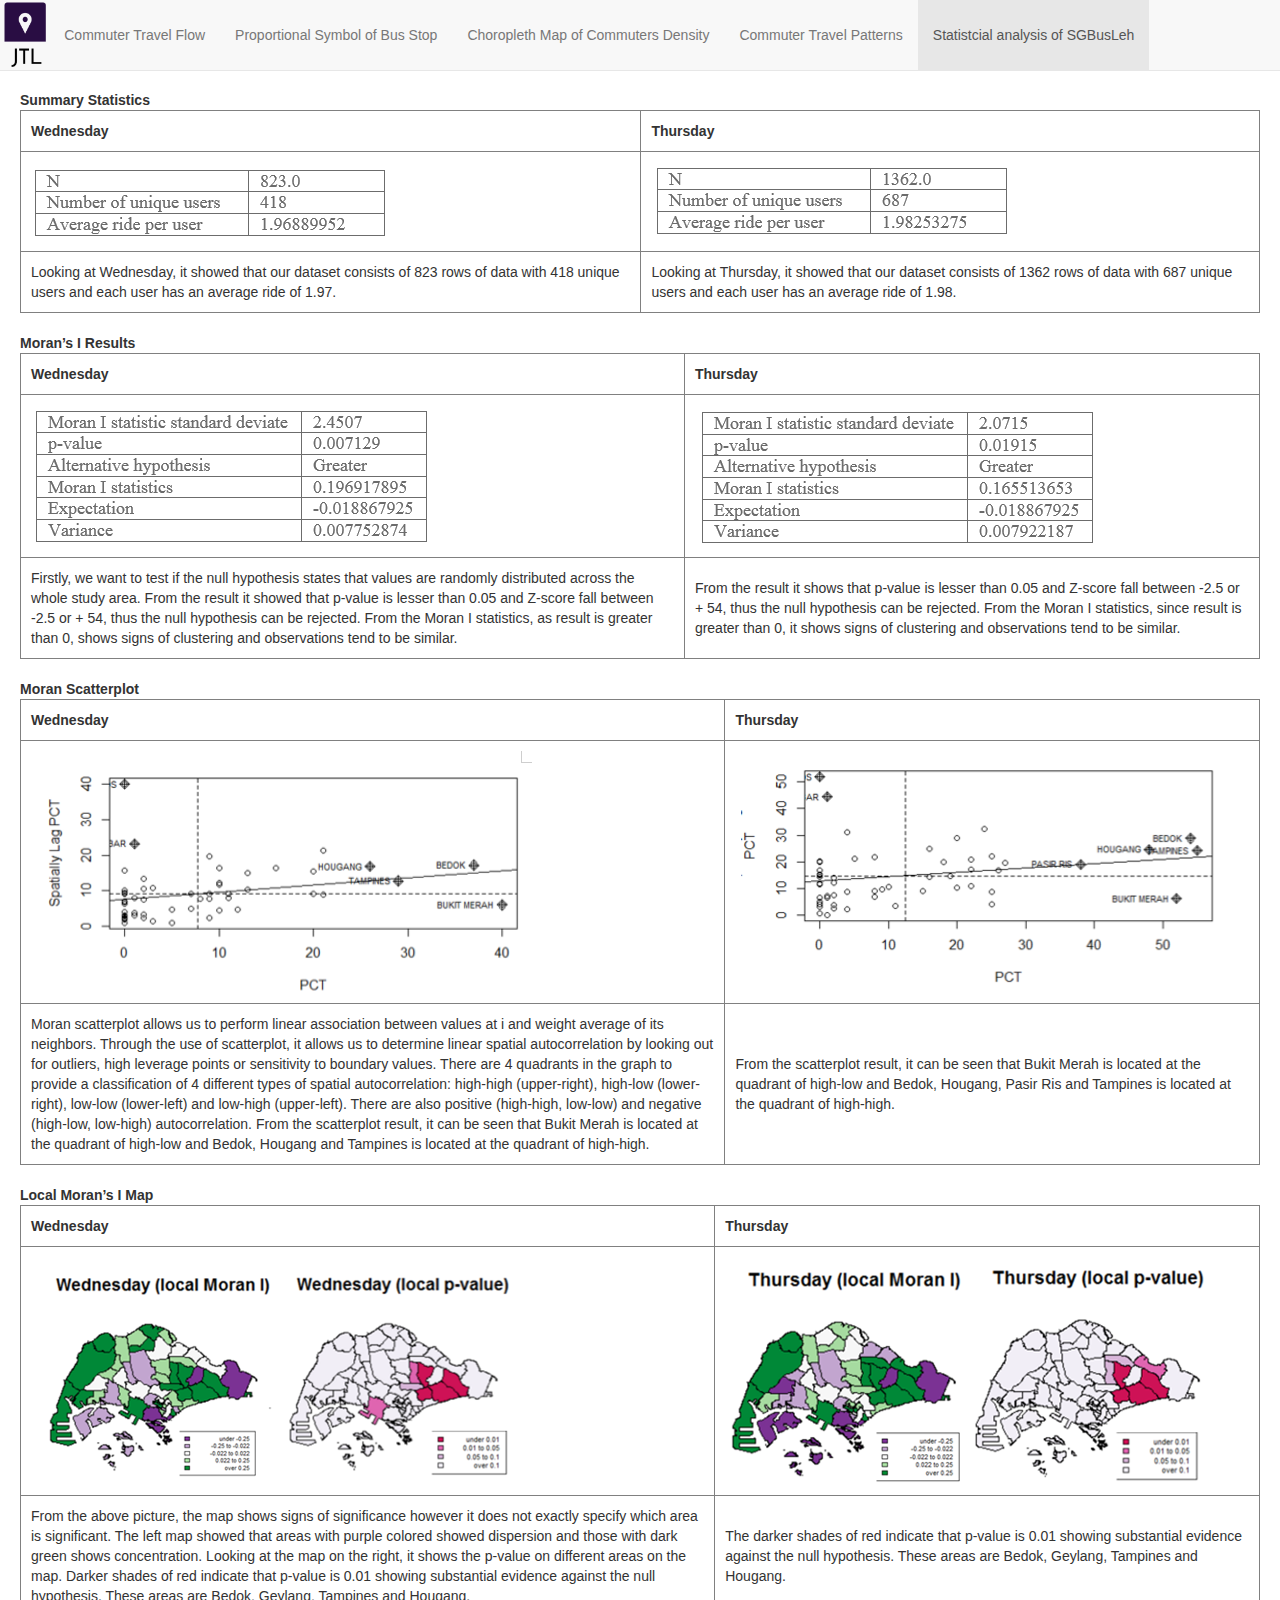
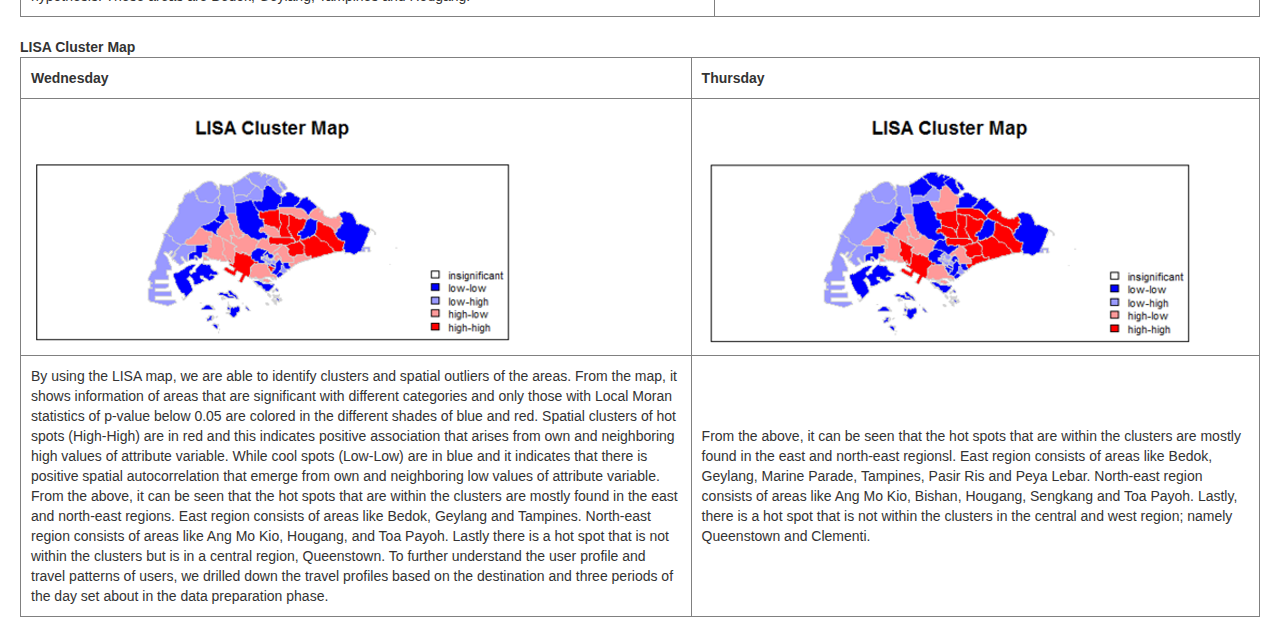
<file: index.html>
<!DOCTYPE html>
<html>

<head>
    <meta charset=utf-8 />
    <title>IS415_GeoProject_TeamJTL_LongShortDistance</title>
    <meta name='viewport' content='initial-scale=1,maximum-scale=1,user-scalable=no' />

    <script src='https://api.mapbox.com/mapbox.js/v2.4.0/mapbox.js'></script>
    <script src="http://d3js.org/d3.v3.min.js"></script>

    <link href='https://api.mapbox.com/mapbox.js/v2.4.0/mapbox.css' rel='stylesheet' />
    <link rel="stylesheet" href="css/bootstrap.min.css">

    <link rel="stylesheet" type="text/css" href="https://cdn.datatables.net/1.10.9/css/jquery.dataTables.min.css">
    <script src="https://ajax.googleapis.com/ajax/libs/jquery/1.11.3/jquery.min.js"></script>
    <script src="https://maxcdn.bootstrapcdn.com/bootstrap/3.3.5/js/bootstrap.min.js"></script>

    <script src="http://cdnjs.cloudflare.com/ajax/libs/jquery/2.1.3/jquery.min.js"></script>
    <script src="https://cdn.datatables.net/1.10.9/js/jquery.dataTables.min.js"></script>
    <script src="js/maketable.js"></script>
    <script src="data/gene_data.js"></script>

    <style>
        #map {
            margin: 20px;
            width: 922px;
            height: 557px;
        }
        
        img.resize {
            max-width: 70px;
            max-height: 70px;
            float: left;
        }
        
        #container {
            margin: 20px;
        }
        
        th,
        td {
            padding: 10px;
            text-align: left;
        }
    </style>

</head>

<body>
    <script src='https://api.mapbox.com/mapbox.js/plugins/arc.js/v0.1.0/arc.js'></script>

    <nav class="navbar navbar-default navbar-fixed-top">
        <img class="resize" src='css/images/JTLLogo.png'>
        <div class="container-fluid">
            <div class="navbar-header">
                <button type="button" class="navbar-toggle" data-toggle="collapse" data-target=".navbar-collapse">
                    <span class="icon-bar"></span>
                    <span class="icon-bar"></span>
                    <span class="icon-bar"></span>
                </button>
            </div>
            <div class="collapse navbar-collapse">
                <ul class="nav navbar-nav">
                    <li><a href="indexSK.html" title="Overview" data-placement="bottom" data-toggle="tooltip">Commuter Travel Flow</a></li>
                    <li><a href="indexBus.html" title="Commuters travel patterns" data-placement="bottom" data-toggle="tooltip">Proportional Symbol of Bus Stop</a></li>
                    <li><a href="indexpip.html" title="Commuters density" data-placement="bottom" data-toggle="tooltip">Choropleth Map of Commuters Density</a></li>
                    <li><a href="indexDist.html" title="Commuter travel patterns" data-placement="bottom" data-toggle="tooltip">Commuter Travel Patterns</a></li>
                    <li class="active"><a href="results.html" title="Statistcial analysis of SGBusLeh" data-placement="bottom" data-toggle="tooltip">Statistcial analysis of SGBusLeh</a></li>
                </ul>
            </div>
        </div>
    </nav>

    <div class="collapse navbar-collapse">
        <ul class="nav navbar-nav">
            <li><a href="indexSK.html" title="Overview" data-placement="bottom" data-toggle="tooltip">Commuter Travel Flow</a></li>
            <li><a href="indexBus.html" title="Commuters travel patterns" data-placement="bottom" data-toggle="tooltip">Proportional Symbol of Bus Stop</a></li>
            <li><a href="indexpip.html" title="Commuters density" data-placement="bottom" data-toggle="tooltip">Choropleth Map of Commuters Density</a></li>
            <li><a href="indexDist.html" title="Commuter travel patterns" data-placement="bottom" data-toggle="tooltip">Commuter Travel Patterns</a></li>
            <li class="active"><a href="results.html" title="Statistcial analysis of SGBusLeh" data-placement="bottom" data-toggle="tooltip">Statistcial analysis of SGBusLeh</a></li>
        </ul>
    </div>

    <div id='container'>
        <b>Summary Statistics</b>
        <table border=1 margin=5>
            <tr>
                <td height=2 padding: 15px;>
                    <b>Wednesday</b>
                </td>
                <td height=2>
                    <b>Thursday</b>
                </td>

            </tr>
            <tr>
                <td height=2>
                    <img src="image/WedSS.png">
                </td>
                <td height=2>
                    <img src="image/ThurSS.png">
                </td>

            </tr>
            <tr>
                <td height=2>
                    Looking at Wednesday, it showed that our dataset consists of 823 rows of data with 418 unique users and each user has an average ride of 1.97.
                </td>
                <td height=2>
                    Looking at Thursday, it showed that our dataset consists of 1362 rows of data with 687 unique users and each user has an average ride of 1.98. </td>
            </tr>
        </table>
    </div>

    <div id='container'>
        <b>Moran’s I Results</b>
        <table border=1 margin=5>
            <tr>
                <td height=2 padding: 15px;>
                    <b>Wednesday</b>
                </td>
                <td height=2>
                    <b>Thursday</b>
                </td>

            </tr>
            <tr>
                <td height=2>
                    <img src="image/WedMIR.png">
                </td>
                <td height=2>
                    <img src="image/ThurMIR.png">
                </td>

            </tr>
            <tr>
                <td height=2>
                    Firstly, we want to test if the null hypothesis states that values are randomly distributed across the whole study area. From the result it showed that p-value is lesser than 0.05 and Z-score fall between -2.5 or + 54, thus the null hypothesis can be rejected. From the Moran I statistics, as result is greater than 0, shows signs of clustering and observations tend to be similar.
                </td>
                <td height=2>
                    From the result it shows that p-value is lesser than 0.05 and Z-score fall between -2.5 or + 54, thus the null hypothesis can be rejected. From the Moran I statistics, since result is greater than 0, it shows signs of clustering and observations tend to be similar. </td>
            </tr>
        </table>
    </div>

    <div id='container'>
        <b>Moran Scatterplot</b>
        <table border=1 margin=5>
            <tr>
                <td height=2 padding: 15px;>
                    <b>Wednesday</b>
                </td>
                <td height=2>
                    <b>Thursday</b>
                </td>

            </tr>
            <tr>
                <td height=2>
                    <img src="image/WedSP.png">
                </td>
                <td height=2>
                    <img src="image/ThursSP.png">
                </td>

            </tr>
            <tr>
                <td height=2>
                    Moran scatterplot allows us to perform linear association between values at i and weight average of its neighbors. Through the use of scatterplot, it allows us to determine linear spatial autocorrelation by looking out for outliers, high leverage points or sensitivity to boundary values. There are 4 quadrants in the graph to provide a classification of 4 different types of spatial autocorrelation: high-high (upper-right), high-low (lower-right), low-low (lower-left) and low-high (upper-left). There are also positive (high-high, low-low) and negative (high-low, low-high) autocorrelation. From the scatterplot result, it can be seen that Bukit Merah is located at the quadrant of high-low and Bedok, Hougang and Tampines is located at the quadrant of high-high.
                </td>
                <td height=2>
                    From the scatterplot result, it can be seen that Bukit Merah is located at the quadrant of high-low and Bedok, Hougang, Pasir Ris and Tampines is located at the quadrant of high-high.
                </td>
            </tr>
        </table>
    </div>

    <div id='container'>
        <b>Local Moran’s I Map</b>
        <table border=1 margin=5>
            <tr>
                <td height=2 padding: 15px;>
                    <b>Wednesday</b>
                </td>
                <td height=2>
                    <b>Thursday</b>
                </td>

            </tr>
            <tr>
                <td height=2>
                    <img src="image/WedMM.png">
                </td>
                <td height=2>
                    <img src="image/ThursMM.png">
                </td>

            </tr>
            <tr>
                <td height=2>
                    From the above picture, the map shows signs of significance however it does not exactly specify which area is significant. The left map showed that areas with purple colored showed dispersion and those with dark green shows concentration. Looking at the map on the right, it shows the p-value on different areas on the map. Darker shades of red indicate that p-value is 0.01 showing substantial evidence against the null hypothesis. These areas are Bedok, Geylang, Tampines and Hougang.

                </td>
                <td height=2>
                    The darker shades of red indicate that p-value is 0.01 showing substantial evidence against the null hypothesis. These areas are Bedok, Geylang, Tampines and Hougang.
                </td>
            </tr>
        </table>
    </div>

    <div id='container'>
        <b>LISA Cluster Map</b>
        <table border=1 margin=5>
            <tr>
                <td height=2 padding: 15px;>
                    <b>Wednesday</b>
                </td>
                <td height=2>
                    <b>Thursday</b>
                </td>

            </tr>
            <tr>
                <td height=2>
                    <img src="image/WedLisa.png">
                </td>
                <td height=2>
                    <img src="image/ThursLisa.png">
                </td>

            </tr>
            <tr>
                <td height=2>
                    By using the LISA map, we are able to identify clusters and spatial outliers of the areas. From the map, it shows information of areas that are significant with different categories and only those with Local Moran statistics of p-value below 0.05 are colored in the different shades of blue and red. Spatial clusters of hot spots (High-High) are in red and this indicates positive association that arises from own and neighboring high values of attribute variable. While cool spots (Low-Low) are in blue and it indicates that there is positive spatial autocorrelation that emerge from own and neighboring low values of attribute variable. From the above, it can be seen that the hot spots that are within the clusters are mostly found in the east and north-east regions. East region consists of areas like Bedok, Geylang and Tampines. North-east region consists of areas like Ang Mo Kio, Hougang, and Toa Payoh. Lastly there is a hot spot that is not within the clusters but is in a central region, Queenstown. To further understand the user profile and travel patterns of users, we drilled down the travel profiles based on the destination and three periods of the day set about in the data preparation phase.
                </td>
                <td height=2>
                    From the above, it can be seen that the hot spots that are within the clusters are mostly found in the east and north-east regionsl. East region consists of areas like Bedok, Geylang, Marine Parade, Tampines, Pasir Ris and Peya Lebar. North-east region consists of areas like Ang Mo Kio, Bishan, Hougang, Sengkang and Toa Payoh. Lastly, there is a hot spot that is not within the clusters in the central and west region; namely Queenstown and Clementi.
                </td>
            </tr>
        </table>
    </div>
</body>

</html>
</file>
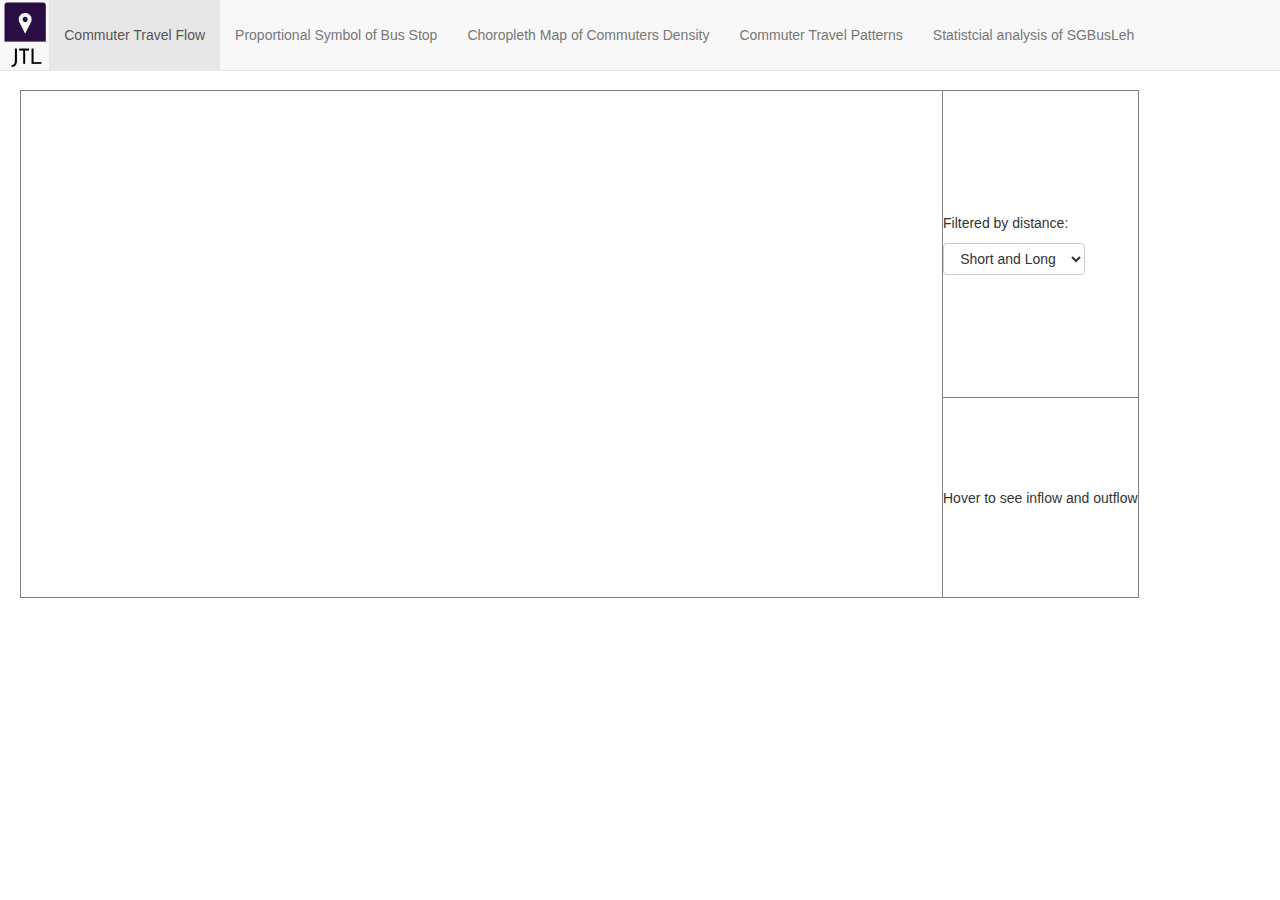
<file: indexSK.html>
<!DOCTYPE html>
<meta charset="utf-8">
<title>Network overview</title>

<link rel="stylesheet" href="http://cdn.leafletjs.com/leaflet-0.7.3/leaflet.css" />
<link rel="stylesheet" href="css/bootstrap.min.css">
<script src="https://ajax.googleapis.com/ajax/libs/jquery/1.11.3/jquery.min.js"></script>
<script src="https://maxcdn.bootstrapcdn.com/bootstrap/3.3.5/js/bootstrap.min.js"></script>

<style>
    #map {
        margin: 20px;
        width: 922px;
        height: 507px;
    }
    
    #space {
        margin: 20px;
    }
    
    path {
        fill: none;
        stroke: blue;
        stroke-width=36px;
        stroke-linecap: round;
        cursor: pointer;
    }
    
    path:hover {
        stroke-opacity: 0.8;
        stroke: #315B7E;
        stroke-width=96;
    }
    
    .curvesettings {
        position: absolute;
        right: 10px;
        top: 6px;
    }
    
    img.resize {
        max-width: 70px;
        max-height: 70px;
        float: left;
    }
</style>

<body onload="drawSpankey('Both')">
    <nav class="navbar navbar-default navbar-fixed-top">
        <img class="resize" src='css/images/JTLLogo.png'>
        <div class="container-fluid">
            <div class="navbar-header">
                <button type="button" class="navbar-toggle" data-toggle="collapse" data-target=".navbar-collapse">
                    <span class="icon-bar"></span>
                    <span class="icon-bar"></span>
                    <span class="icon-bar"></span>
                </button>
            </div>
            <div class="collapse navbar-collapse">
                <ul class="nav navbar-nav">
                    <li class="active"><a href="indexSK.html" title="Overview" data-placement="bottom" data-toggle="tooltip">Commuter Travel Flow</a></li>
                    <li><a href="indexBus.html" title="Commuters travel patterns" data-placement="bottom" data-toggle="tooltip">Proportional Symbol of Bus Stop</a></li>
                    <li><a href="indexpip.html" title="Commuters density" data-placement="bottom" data-toggle="tooltip">Choropleth Map of Commuters Density</a></li>
                    <li><a href="indexDist.html" title="Commuter travel patterns" data-placement="bottom" data-toggle="tooltip">Commuter Travel Patterns</a></li>
                    <li><a href="index.html" title="Statistcial analysis of SGBusLeh" data-placement="bottom" data-toggle="tooltip">Statistcial analysis of SGBusLeh</a></li>
                </ul>
            </div>
        </div>
    </nav>


    <div class="collapse navbar-collapse">
        <ul class="nav navbar-nav">
            <li class="active"><a href="indexSK.html" title="Overview" data-placement="bottom" data-toggle="tooltip">Commuter Travel Flow</a></li>
            <li><a href="indexBus.html" title="Commuters travel patterns" data-placement="bottom" data-toggle="tooltip">Proportional Symbol of Bus Stop</a></li>
            <li><a href="indexpip.html" title="Commuters density" data-placement="bottom" data-toggle="tooltip">Choropleth Map of Commuters Density</a></li>
            <li><a href="indexDist.html" title="Commuter travel patterns" data-placement="bottom" data-toggle="tooltip">Commuter Travel Patterns</a></li>
            <li><a href="index.html" title="Statistcial analysis of SGBusLeh" data-placement="bottom" data-toggle="tooltip">Statistcial analysis of SGBusLeh</a></li>
        </ul>
    </div>


    <div id="space">
        <table border=1>
            <tr>
                <td rowspan=6 width=25 id="map"></td>
            </tr>
            <tr>
                <td colspan=3 height=2 id="curDisplay">
                    <p> Filtered by distance: </p>
                    <select id="ddlViewBy" class="btn btn-default dropdown-toggle">
                        <option value="Both" selected>Short and Long</option>
                        <option value="short">Short</option>
                        <option value="long">Long</option>
                    </select>
            </tr>
            <tr>
                <td colspan=3 height=2 id="baseLayer">
                    <p>
                        <div id="nodeCountInfo">Hover to see inflow and outflow</div>
                    </p>
            </tr>
            </tr>

        </table>
    </div>

    <!--<select id="ddlViewBy" class="btn btn-default dropdown-toggle">
        <option value="Both" selected>Short and Long</option>
        <option value="short">Short</option>
        <option value="long">Long</option>
    </select>

    <div id="nodeCountInfo">Hover to see inflow and outflow</div>
    <div id="map"></div>-->

</body>

<script src="http://d3js.org/d3.v3.min.js"></script>
<script src="http://cdn.leafletjs.com/leaflet-0.7.3/leaflet.js"></script>
<script src="js/spatialsankey.js"></script>

<script type="text/javascript">
    $buttonAll = $('#Allbutton');
    $btnchange = $('#ddlViewBy');
    var e = document.getElementById("ddlViewBy");
    var svg;

    // Set leaflet map
    var map = new L.map('map', {
        center: new L.LatLng(1.35049497584, 103.842483365),
        zoom: 12,
        layers: [
            new L.tileLayer('http://{s}tile.stamen.com/toner-lite/{z}/{x}/{y}.png', {
                subdomains: ['', 'a.', 'b.', 'c.', 'd.'],
                attribution: 'Map tiles by <a href="http://stamen.com">Stamen Design</a>, under <a href="http://creativecommons.org/licenses/by/3.0">CC BY 3.0</a>. Data by <a href="http://openstreetmap.org">OpenStreetMap</a>, under <a href="http://creativecommons.org/licenses/by-sa/3.0">CC BY SA</a>'
            })
        ]
    });

    // Initialize the SVG layer
    map._initPathRoot()


    //drawSpankey();

    $btnchange.change(function () {

        drawSpankey($('#ddlViewBy').val());

    });

    function drawSpankey(distanceType) {
        // Load data asynchronosuly

        //console.log($( "circle" ).length);
        if ($("circle").length > 0) {
            svg.selectAll("*").remove();
        }


        var spatialsankey;
        var arrayjo = [];
        d3.json("data/nodes.geojson", function (nodes) {
            // Setup svg element to work with
            svg = d3.select("#map").select("svg"),
                linklayer = svg.append("g"),
                nodelayer = svg.append("g");
            d3.csv("data/links2.csv", function (links) {
                for (i = 0; i < links.length; i++) {
                    if (links[i].distance == "Long" && distanceType === "long") {
                        arrayjo.push(links[i]);
                    } else if (links[i].distance == "Short" && distanceType === "short") {
                        arrayjo.push(links[i]);
                    } else if (distanceType == "Both") {
                        arrayjo.push(links[i]);
                    }
                }

                // Setup spatialsankey object
                spatialsankey = d3.spatialsankey()
                    .lmap(map)
                    .nodes(nodes.features)
                    .links(arrayjo);

                var mouseover = function (d) {

                    // Get link data for this node
                    var nodelinks = spatialsankey.links().filter(function (link) {
                        //console.log(d);
                        var inflowCount = d.properties.aggregate_inflows;
                        var outFlowCount = d.properties.aggregate_outflows;
                        //console.log(inflowCount);
                        // console.log("In Flow: " + inflowCount.toString().charAt(0) + ". Outflows: " + outFlowCount.toString().charAt(0) + ".");
                        $("#nodeCountInfo").html("In Flow: " + inflowCount.toString().charAt(0) + ". Outflows: " + outFlowCount.toString().charAt(0) + ".");
                        return link.source == d.id;
                    });

                    // Add data to link layer
                    var beziers = linklayer.selectAll("path").data(nodelinks);
                    link = spatialsankey.link(options);

                    //console.log(spatialsankey);
                    // Draw new links
                    beziers.enter()
                        .append("path")
                        .attr("d", link)
                        .attr('id', function (d) {
                            return d.id
                        })
                        .style("stroke-width", spatialsankey.link().width());

                    // Remove old links
                    beziers.exit().remove();

                    // Hide inactive nodes
                    var circleUnderMouse = this;
                    circs.transition().style('opacity', function () {
                        return (this === circleUnderMouse) ? 0.7 : 0;
                    });
                };

                var mouseout = function (d) {
                    // Remove links
                    linklayer.selectAll("path").remove();
                    // Show all nodes
                    circs.transition().style('opacity', 0.7);
                    $("#nodeCountInfo").html("Hover to see inflow and outflow");
                };

                // Draw nodes
                var node = spatialsankey.node()
                var circs = nodelayer.selectAll("circle")
                    .data(spatialsankey.nodes())
                    .enter()
                    .append("circle")
                    .text("circle")
                    .attr("cx", node.cx)
                    .attr("cy", node.cy)
                    .attr("r", node.r)
                    .style("fill", node.fill)
                    .attr("opacity", 0.7)
                    .on('mouseover', mouseover)
                    .on('mouseout', mouseout);

                // Adopt size of drawn objects after leaflet zoom reset
                var zoomend = function () {
                    linklayer.selectAll("path").attr("d", spatialsankey.link());

                    circs.attr("cx", node.cx)
                        .attr("cy", node.cy);
                };

                map.on("zoomend", zoomend);
            });
        });

        var options = {
            'use_arcs': false,
            'flip': false
        };
        d3.selectAll("input").forEach(function (x) {
            options[x.name] = parseFloat(x.value);
        })

        d3.selectAll("input").on("click", function () {
            options[this.name] = parseFloat(this.value);
        });

    }
</script>
</file>
